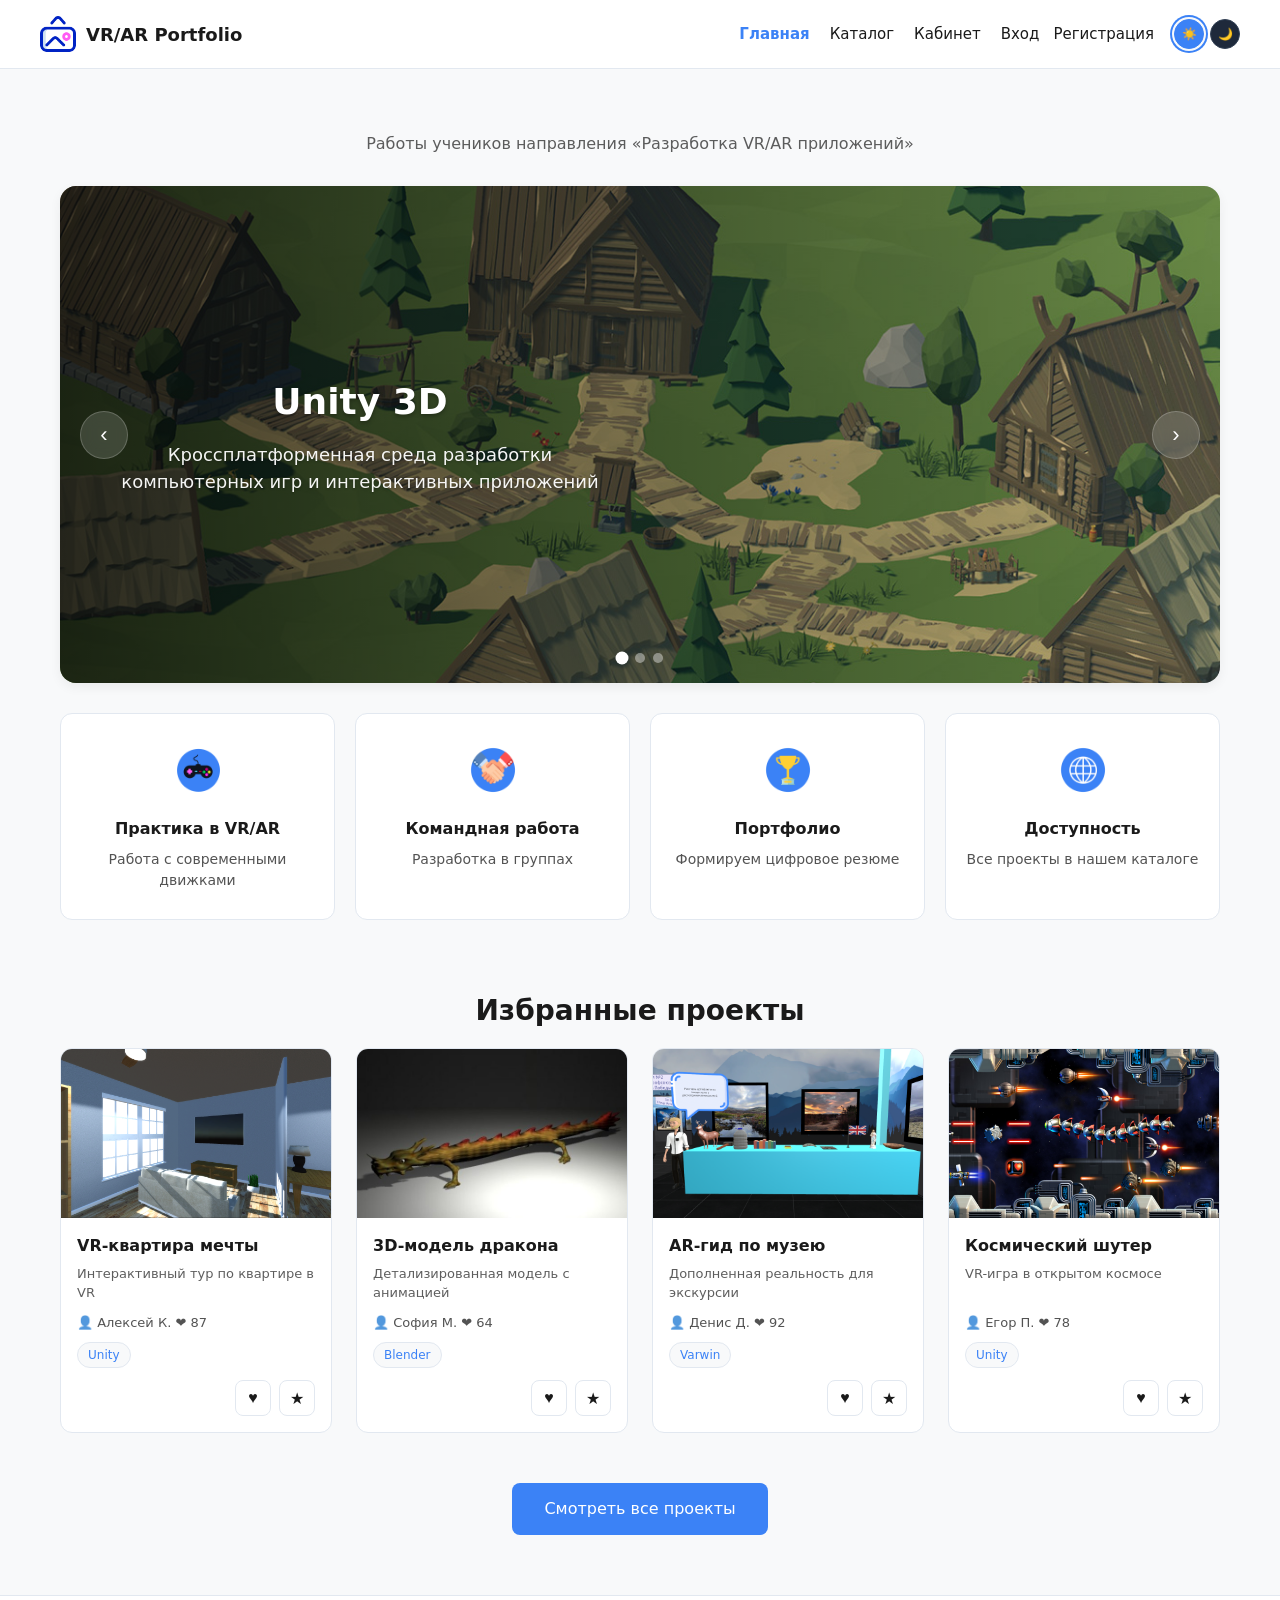
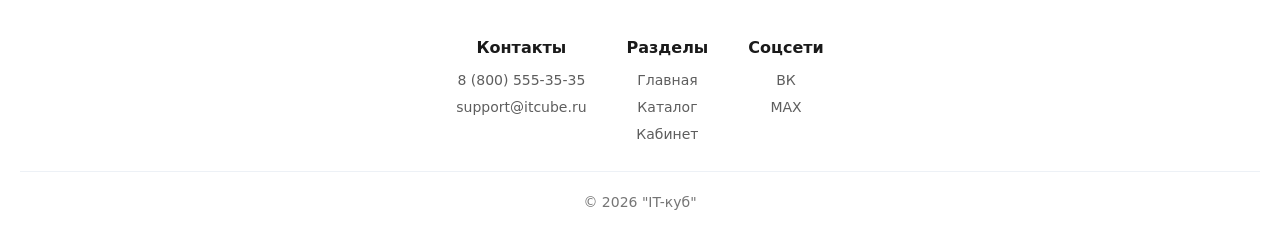
<file: index.html>
<!DOCTYPE html>
<html lang="ru">

<head>
    <meta charset="UTF-8">
    <meta name="viewport" content="width=device-width, initial-scale=1.0">
    <title>Гланая страница | VR/AR Portfolio</title>
    <link rel="stylesheet" href="style.css">
</head>

<body>
    <header class="header">
        <a href="index.html" class="header-logo">
            <div class="header-logo-icon"><img src="img/иконка.png" alt="Галерея проектов"></div> VR/AR Portfolio
        </a>
        <div class="header-menu">
            <nav class="header-nav">
                <a href="index.html" class="active">Главная</a>
                <a href="catalog.html">Каталог</a>
                <a href="profile.html">Кабинет</a>
            </nav>
            
            <div class="header-auth">
                <a href="login.html">Вход</a>
                <a href="register.html">Регистрация</a>
            </div>
            
            <div class="theme-switcher">
                <button class="theme-button active" data-theme="light">☀️</button>
                <button class="theme-button" data-theme="dark">🌙</button>
            </div>
            <button class="header-burger">☰</button>
        </div>
    </header>

    <main>
        <div class="container">
            <h2 class="section-title"> </h2>
            <p class="section-subtitle">Работы учеников направления «Разработка VR/AR приложений»</p>

            <div class="slider">
                <div class="slider-slide active">
                    <img src="img/unity.webp" alt="Unity" class="slider-image">
                    <div class="slider-text">
                        <h3>Unity 3D</h3>
                        <p>Кроссплатформенная среда разработки компьютерных игр и интерактивных приложений</p>
                    </div>
                </div>
                <div class="slider-slide">
                    <img src="img/blender.webp" alt="Blender" class="slider-image">
                    <div class="slider-text">
                        <h3>Blender</h3>
                        <p>Программа для создания трёхмерной компьютерной графики</p>
                    </div>
                </div>
                <div class="slider-slide">
                    <img src="img/varwin.webp" alt="Varwin VR/AR" class="slider-image">
                    <div class="slider-text">
                        <h3>Varwin</h3>
                        <p>Платформа для создания, редактирования и управления проектами в виртуальной и дополненной
                            реальности</p>
                    </div>
                </div>
                <div class="slider-arrows">
                    <button class="slider-arrow slider-arrow-prev">‹</button>
                    <button class="slider-arrow slider-arrow-next">›</button>
                </div>
                <div class="slider-dots">
                    <button class="slider-dot active"></button>
                    <button class="slider-dot"></button>
                    <button class="slider-dot"></button>
                </div>
            </div>
        </div>

        <div class="advantages">
            <div class="advantage-item">
                <div class="advantage-icon"><img src="img/геймпад.png" alt="Геймпад"></div>
                <h4>Практика в VR/AR</h4>
                <p>Работа с современными движками</p>
            </div>
            <div class="advantage-item">
                <div class="advantage-icon"><img src="img/рукопожатие.png" alt="Рукопожатие"></div>
                <h4>Командная работа</h4>
                <p>Разработка в группах</p>
            </div>
            <div class="advantage-item">
                <div class="advantage-icon"><img src="img/кубок.png" alt="Кубок"></div>
                <h4>Портфолио</h4>
                <p>Формируем цифровое резюме</p>
            </div>
            <div class="advantage-item">
                <div class="advantage-icon"><img src="img/интернет.png" alt="Интернет"></div>
                <h4>Доступность</h4>
                <p>Все проекты в нашем каталоге</p>
            </div>
        </div>

        <div class="container featured">
            <h3 class="section-title">Избранные проекты</h3>
            <div class="grid" id="featured-grid"></div>
            <a href="catalog.html" class="button button-large">Смотреть все проекты</a>
        </div>
    </main>

    <footer class="footer">
        <div class="footer-content">
            <div class="footer-section">
                <h4>Контакты</h4><a href="#">8 (800) 555-35-35</a><a href="#">support@itcube.ru</a>
            </div>
            <div class="footer-section">
                <h4>Разделы</h4><a href="index.html">Главная</a><a href="catalog.html">Каталог</a><a
                    href="profile.html">Кабинет</a>
            </div>
            <div class="footer-section">
                <h4>Соцсети</h4><a href="#">ВК</a><a href="#">MAX</a>
            </div>
        </div>
        <div class="footer-copyright">© 2026 "IT-куб"</div>
    </footer>
    <script src="script.js"></script>
</body>

</html>
</file>
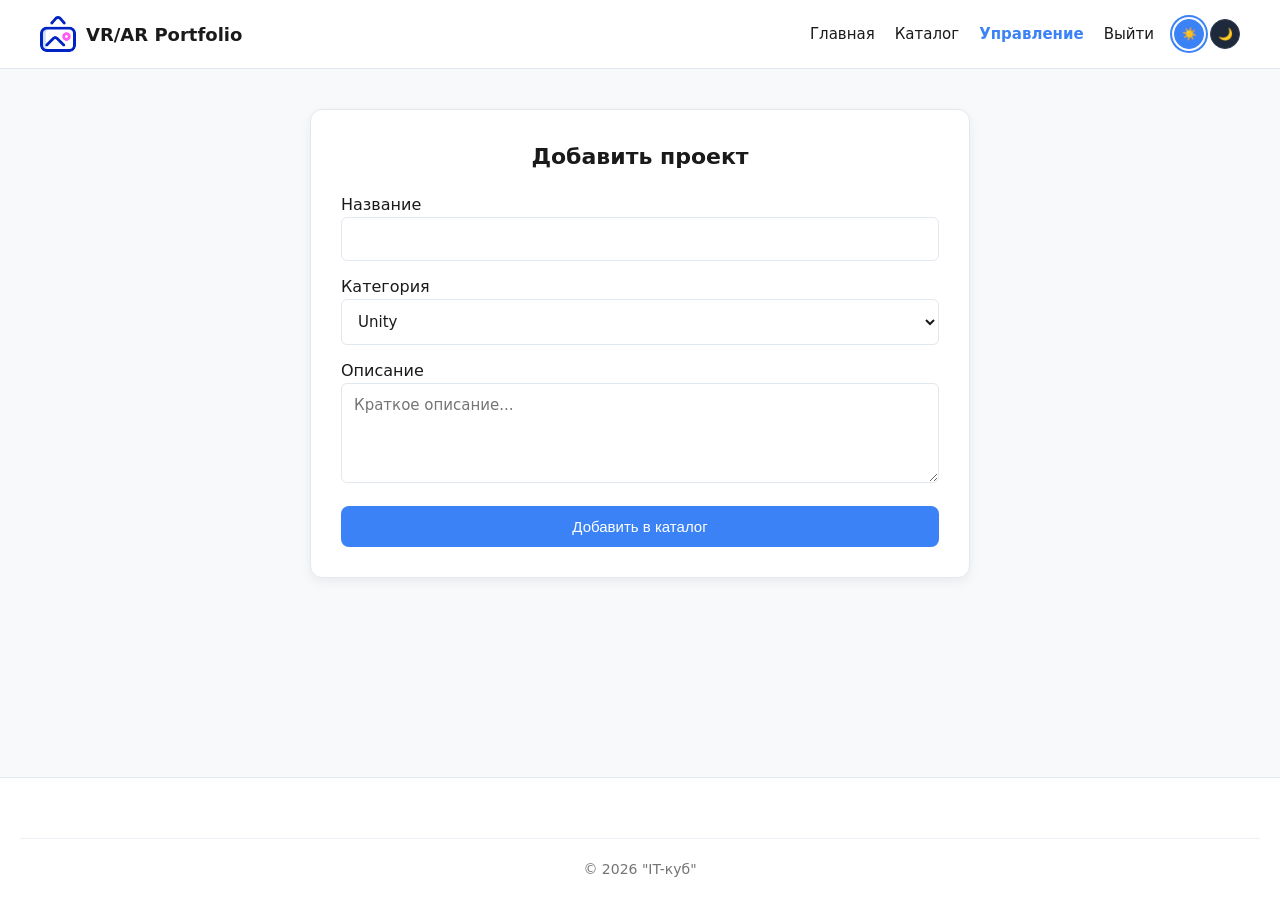
<file: admin.html>
<!DOCTYPE html>
<html lang="ru">

<head>
    <meta charset="UTF-8">
    <meta name="viewport" content="width=device-width, initial-scale=1.0">
    <title>Админ-панель | VR/AR Portfolio</title>
    <link rel="stylesheet" href="style.css">
</head>

<body>
    <header class="header">
        <a href="index.html" class="header-logo">
            <div class="header-logo-icon"><img src="img/иконка.png" alt="Галерея проектов"></div> VR/AR Portfolio
        </a>
        <div class="header-menu">
            <nav class="header-nav">
                <a href="index.html">Главная</a>
                <a href="catalog.html">Каталог</a>
                <a href="admin.html" class="active">Управление</a>
            </nav>
            
            <div class="header-auth">
                <a href="login.html">Выйти</a>
            </div>

            <div class="theme-switcher">
                <button class="theme-button active" data-theme="light">☀️</button>
                <button class="theme-button" data-theme="dark">🌙</button>
            </div>
            <button class="header-burger">☰</button>
        </div>
    </header>

    <main class="admin">
        <div class="admin-form">
            <h2 class="admin-title">Добавить проект</h2>
            <form>
                <label>Название</label>
                <input type="text" class="field" required>
                <div class="error-text">Обязательное поле</div>
                <label>Категория</label>
                <select class="field">
                    <option>Unity</option>
                    <option>Blender</option>
                    <option>Varwin</option>
                </select>
                <label>Описание</label>
                <textarea placeholder="Краткое описание..."></textarea>
                <button type="submit" class="button" style="width:100%">Добавить в каталог</button>
            </form>
        </div>
    </main>

    <footer class="footer">
        <div class="footer-copyright">© 2026 "IT-куб"</div>
    </footer>
    <script src="script.js"></script>
</body>

</html>
</file>
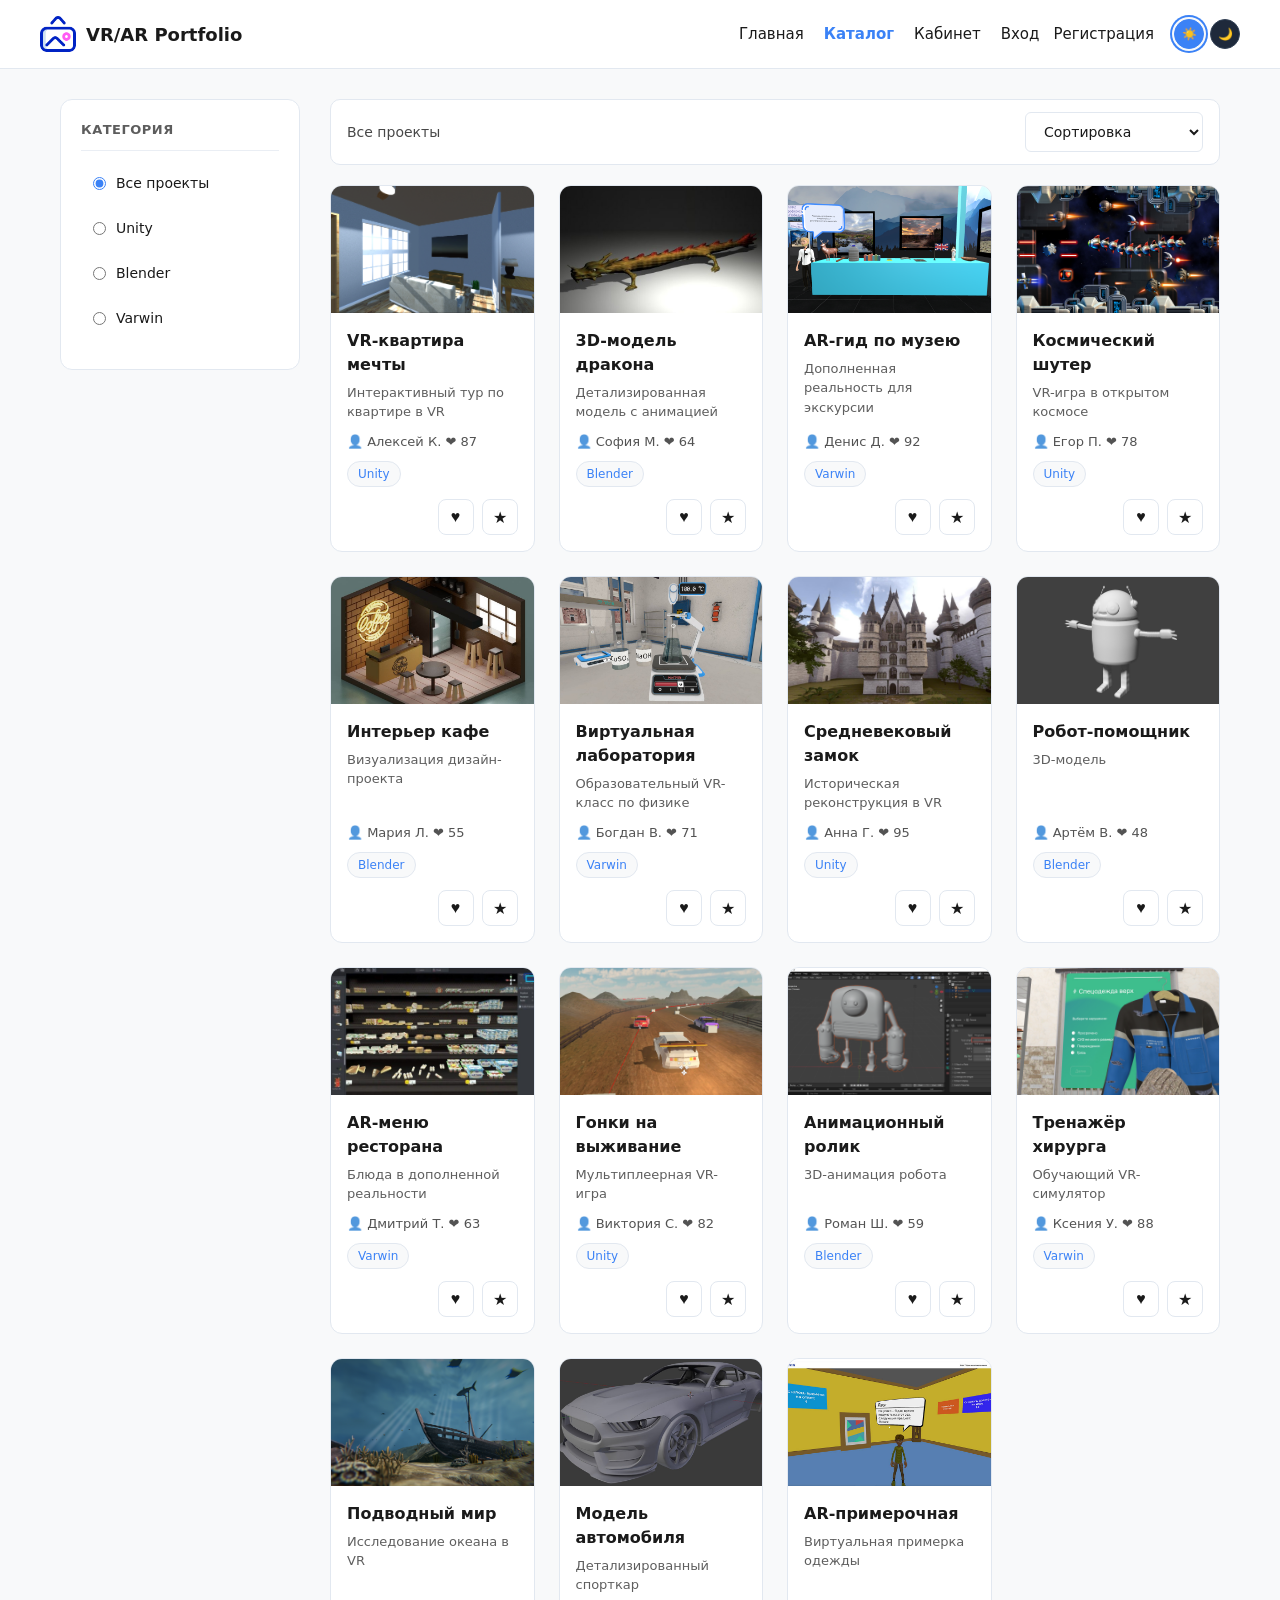
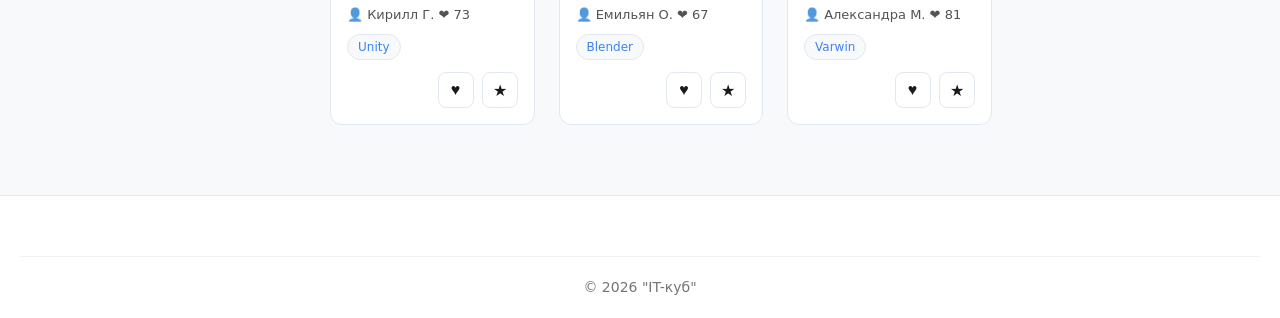
<file: catalog.html>
<!DOCTYPE html>
<html lang="ru">

<head>
    <meta charset="UTF-8">
    <meta name="viewport" content="width=device-width, initial-scale=1.0">
    <title>Каталог | VR/AR Portfolio</title>
    <link rel="stylesheet" href="style.css">
</head>

<body>
    <header class="header">
        <a href="index.html" class="header-logo">
            <div class="header-logo-icon"><img src="img/иконка.png" alt="Галерея проектов"></div> VR/AR Portfolio
        </a>
        <div class="header-menu">
            <nav class="header-nav">
                <a href="index.html">Главная</a>
                <a href="catalog.html" class="active">Каталог</a>
                <a href="profile.html">Кабинет</a>
            </nav>
            
            <div class="header-auth">
                <a href="login.html">Вход</a>
                <a href="register.html">Регистрация</a>
            </div>
            
            <div class="theme-switcher">
                <button class="theme-button active" data-theme="light">☀️</button>
                <button class="theme-button" data-theme="dark">🌙</button>
            </div>
            <button class="header-burger">☰</button>
        </div>
    </header>

    <main>
        <div class="catalog">
            <aside class="filters">
                <div class="filter-group">
                    <div class="filter-title">Категория</div>
                    <label class="filter-option"><input type="radio" name="cat" value="all" checked> Все проекты</label>
                    <label class="filter-option"><input type="radio" name="cat" value="unity"> Unity</label>
                    <label class="filter-option"><input type="radio" name="cat" value="blender"> Blender</label>
                    <label class="filter-option"><input type="radio" name="cat" value="varwin"> Varwin</label>
                </div>
            </aside>

            <section class="catalog-content">
                <div class="catalog-panel">
                    <button class="filter-toggle">☰ Фильтры</button>
                    <span class="projects-count">Все проекты</span>
                    <select class="catalog-sort">
                        <option value="default">Сортировка</option>
                        <option value="date">По дате</option>
                        <option value="likes">По популярности</option>
                    </select>
                </div>
                <div class="grid" id="catalog-grid"></div>
            </section>
        </div>
    </main>

    <footer class="footer">
        <div class="footer-copyright">© 2026 "IT-куб"</div>
    </footer>
    <script src="script.js"></script>
</body>

</html>
</file>
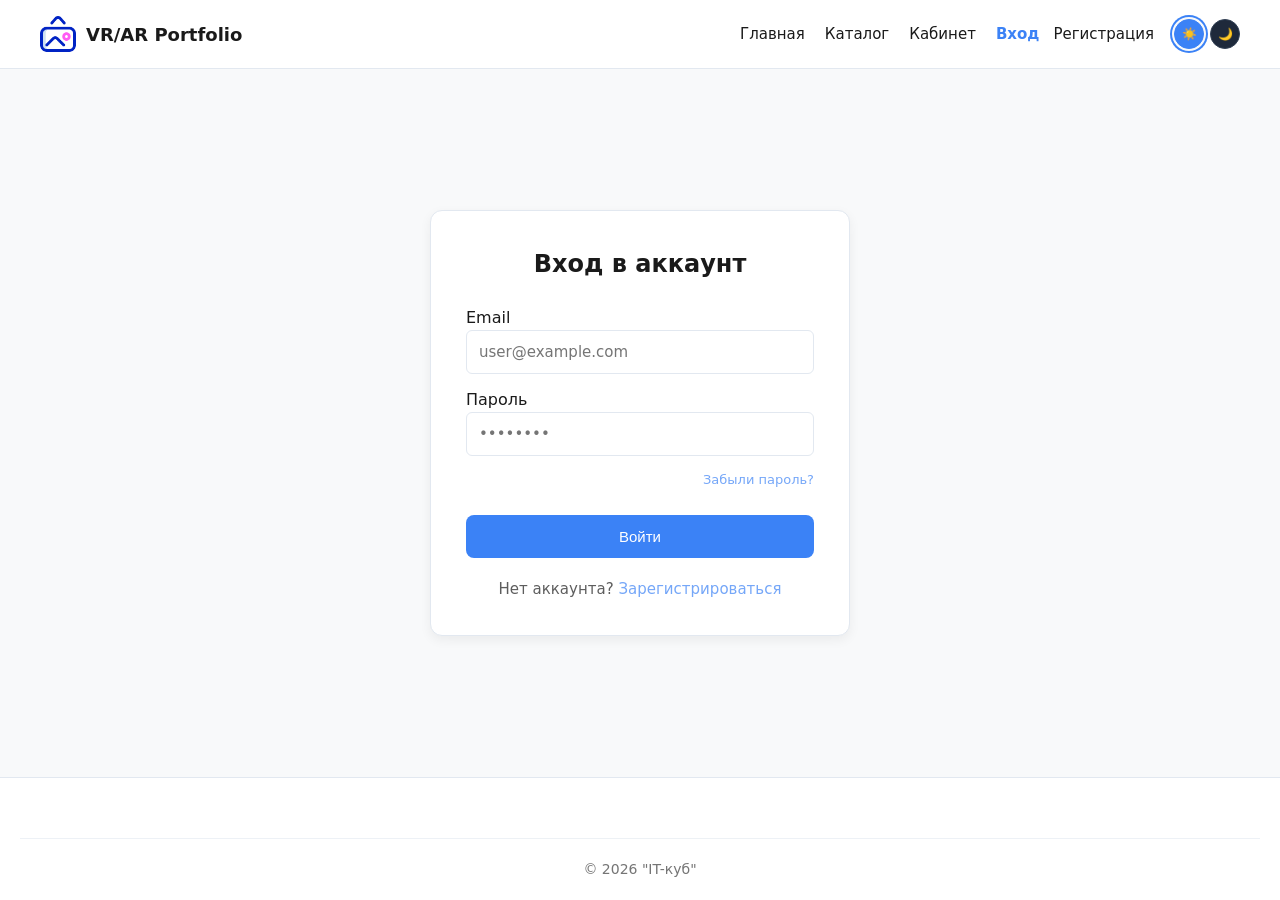
<file: login.html>
<!DOCTYPE html>
<html lang="ru">

<head>
    <meta charset="UTF-8">
    <meta name="viewport" content="width=device-width, initial-scale=1.0">
    <title>Вход | VR/AR Portfolio</title>
    <link rel="stylesheet" href="style.css">
</head>

<body>
    <header class="header">
        <a href="index.html" class="header-logo">
            <div class="header-logo-icon"><img src="img/иконка.png" alt="Галерея проектов"></div> VR/AR Portfolio
        </a>
        <div class="header-menu">
            <nav class="header-nav">
                <a href="index.html">Главная</a>
                <a href="catalog.html">Каталог</a>
                <a href="profile.html">Кабинет</a>
            </nav>
            
            <div class="header-auth">
                <a href="login.html" class="active">Вход</a>
                <a href="register.html">Регистрация</a>
            </div>

            <div class="theme-switcher">
                <button class="theme-button active" data-theme="light">☀️</button>
                <button class="theme-button" data-theme="dark">🌙</button>
            </div>
            <button class="header-burger">☰</button>
        </div>
    </header>
    <main class="auth-page">
        <div class="auth-form">
            <h2 class="auth-title">Вход в аккаунт</h2>
            <form>
                <label>Email</label>
                <input type="email" class="field" required placeholder="user@example.com">
                <div class="error-text">Введите корректный e-mail</div>
                <label>Пароль</label>
                <input type="password" class="field" required placeholder="••••••••">
                <div class="error-text">Минимум 8 символов, цифра</div>
                <a href="#" class="auth-note"
                    style="display:block;text-align:right;margin-bottom:15px;font-size:13px">Забыли пароль?</a>
                <button type="submit" class="button auth-button">Войти</button>
            </form>
            <div class="auth-footer">Нет аккаунта? <a href="register.html">Зарегистрироваться</a></div>
        </div>
    </main>
    <footer class="footer">
        <div class="footer-copyright">© 2026 "IT-куб"</div>
    </footer>
    <script src="script.js"></script>
</body>

</html>
</file>
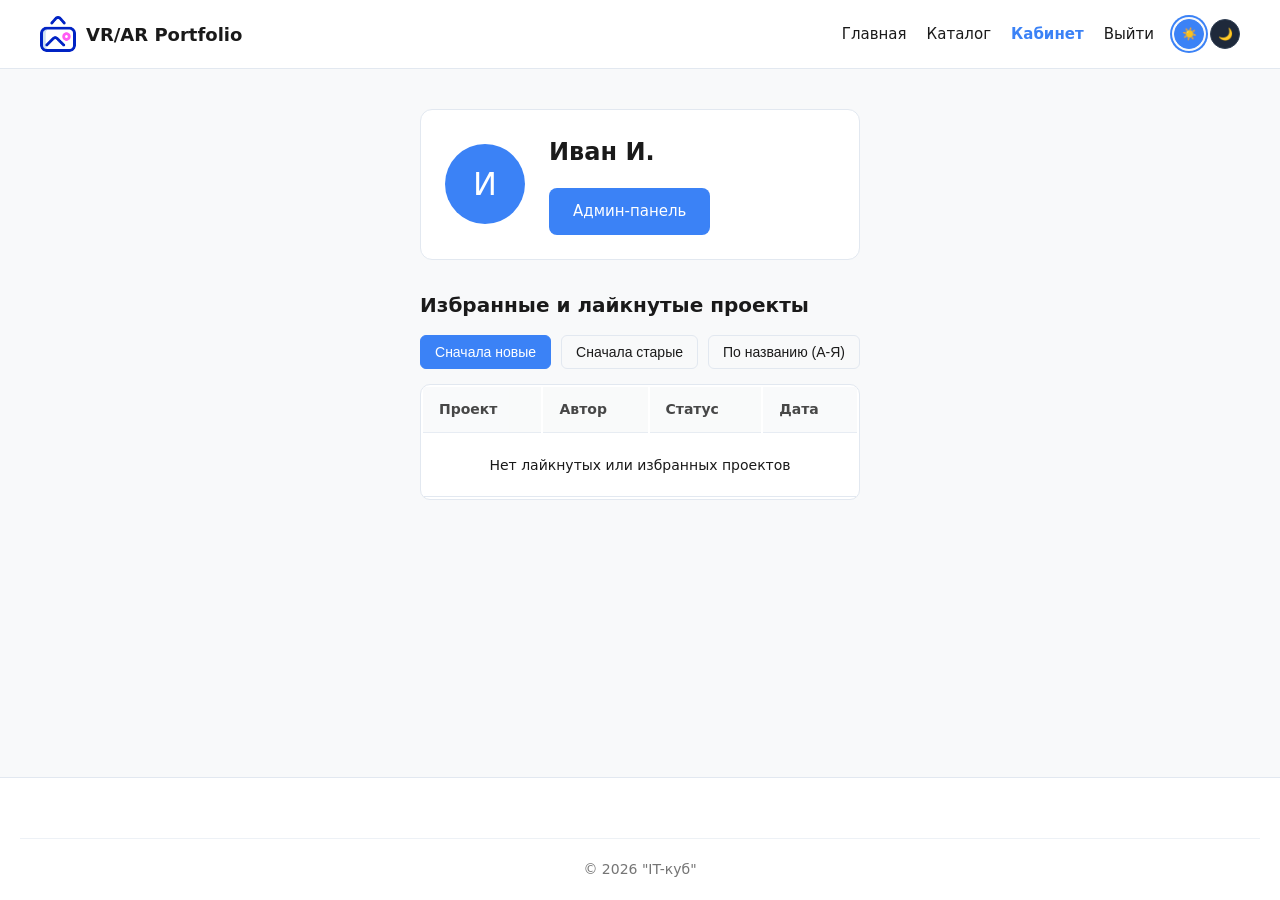
<file: profile.html>
<!DOCTYPE html>
<html lang="ru">

<head>
    <meta charset="UTF-8">
    <meta name="viewport" content="width=device-width, initial-scale=1.0">
    <title>Личный кабинет | VR/AR Portfolio</title>
    <link rel="stylesheet" href="style.css">
</head>

<body>
    <header class="header">
        <a href="index.html" class="header-logo">
            <div class="header-logo-icon"><img src="img/иконка.png" alt="Галерея проектов"></div> VR/AR Portfolio
        </a>
        <div class="header-menu">
            <nav class="header-nav">
                <a href="index.html">Главная</a>
                <a href="catalog.html">Каталог</a>
                <a href="profile.html" class="active">Кабинет</a>
            </nav>
            
            <div class="header-auth">
                <a href="login.html">Выйти</a>
            </div>

            <div class="theme-switcher">
                <button class="theme-button active" data-theme="light">☀️</button>
                <button class="theme-button" data-theme="dark">🌙</button>
            </div>
            <button class="header-burger">☰</button>
        </div>
    </header>

    <main class="profile">
        <div class="profile-header">
            <div class="profile-avatar">И</div>
            <div class="profile-details">
                <h2>Иван И.</h2>
                <a href="admin.html" class="button" style="margin-top:12px">Админ-панель</a>
            </div>
        </div>

        <div class="profile-block">
            <h3>Избранные и лайкнутые проекты</h3>
            <div class="sort-buttons">
                <button class="sort-button active" data-sort="date-desc">Сначала новые</button>
                <button class="sort-button" data-sort="date-asc">Сначала старые</button>
                <button class="sort-button" data-sort="name">По названию (А-Я)</button>
            </div>
            <table class="profile-table">
                <thead>
                    <tr>
                        <th>Проект</th>
                        <th>Автор</th>
                        <th>Статус</th>
                        <th>Дата</th>
                    </tr>
                </thead>
                <tbody id="profile-table-body"></tbody>
            </table>
        </div>
    </main>

    <footer class="footer">
        <div class="footer-copyright">© 2026 "IT-куб"</div>
    </footer>
    <script src="script.js"></script>
</body>

</html>
</file>
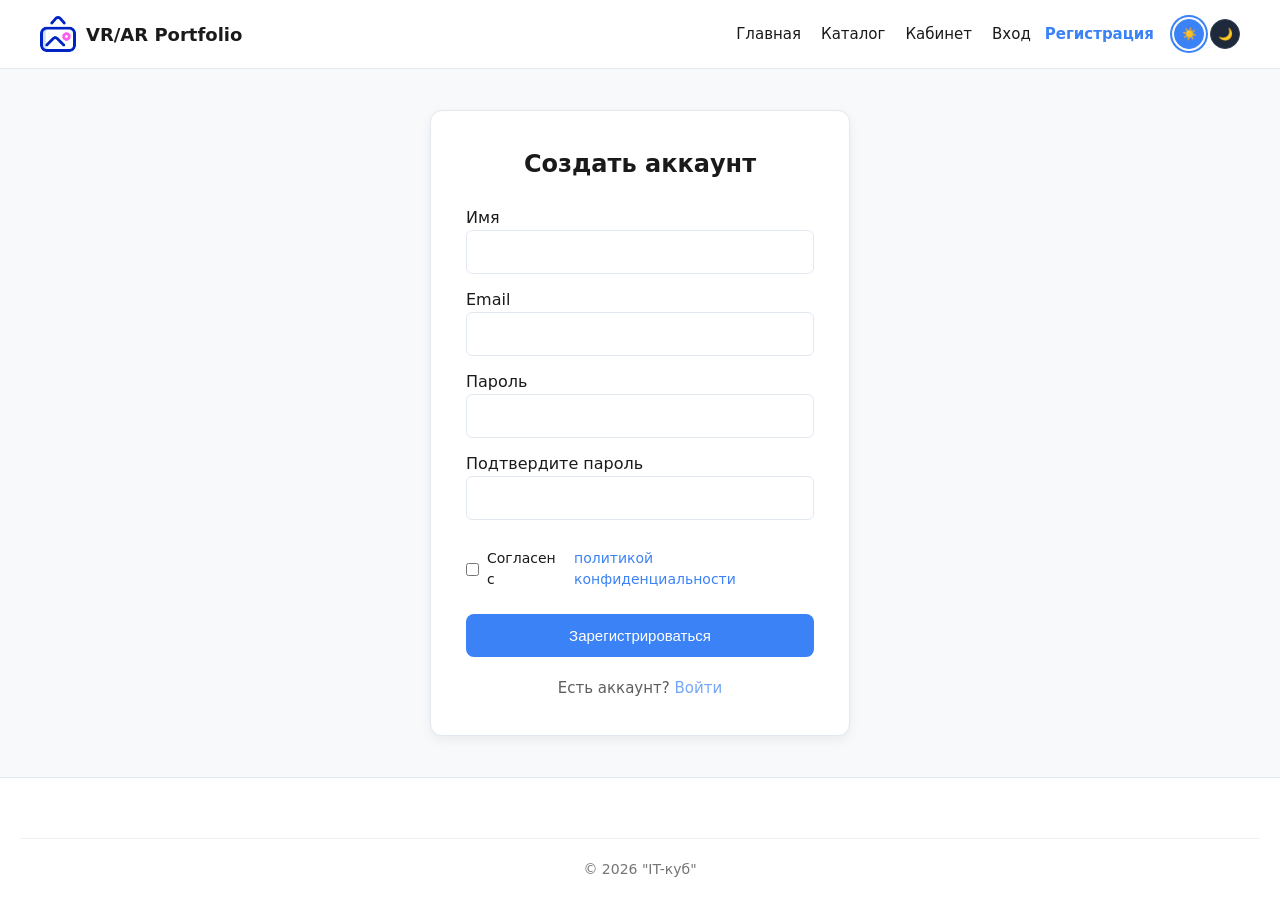
<file: register.html>
<!DOCTYPE html>
<html lang="ru">

<head>
    <meta charset="UTF-8">
    <meta name="viewport" content="width=device-width, initial-scale=1.0">
    <title>Регистрация | VR/AR Portfolio</title>
    <link rel="stylesheet" href="style.css">
</head>

<body>
    <header class="header">
        <a href="index.html" class="header-logo">
            <div class="header-logo-icon"><img src="img/иконка.png" alt="Галерея проектов"></div> VR/AR Portfolio
        </a>
        <div class="header-menu">
            <nav class="header-nav">
                <a href="index.html">Главная</a>
                <a href="catalog.html">Каталог</a>
                <a href="profile.html">Кабинет</a>
            </nav>
            
            <div class="header-auth">
                <a href="login.html">Вход</a>
                <a href="register.html" class="active">Регистрация</a>
            </div>

            <div class="theme-switcher">
                <button class="theme-button active" data-theme="light">☀️</button>
                <button class="theme-button" data-theme="dark">🌙</button>
            </div>
            <button class="header-burger">☰</button>
        </div>
    </header>
    <main class="auth-page">
        <div class="auth-form">
            <h2 class="auth-title">Создать аккаунт</h2>
            <form>
                <label>Имя</label>
                <input type="text" class="field" required>
                <div class="error-text">Обязательное поле</div>
                <label>Email</label>
                <input type="email" class="field" required>
                <div class="error-text">Неверный формат e-mail</div>
                <label>Пароль</label>
                <input type="password" id="reg-password" class="field" required minlength="8">
                <div class="error-text">Минимум 8 символов, цифра</div>
                <label>Подтвердите пароль</label>
                <input type="password" id="confirm-password" class="field" required>
                <div class="error-text">Пароли не совпадают</div>
                <label class="checkbox-field"><input type="checkbox" required> Согласен с <a href="#">политикой
                        конфиденциальности</a></label>
                <div class="error-text" id="agree-err">Необходимо согласие</div>
                <button type="submit" class="button auth-button">Зарегистрироваться</button>
            </form>
            <div class="auth-footer">Есть аккаунт? <a href="login.html">Войти</a></div>
        </div>
    </main>
    <footer class="footer">
        <div class="footer-copyright">© 2026 "IT-куб"</div>
    </footer>
    <script src="script.js"></script>
</body>

</html>
</file>
<file: style.css>
/* ТЕМЫ */
[data-theme="light"] {
  --bg: #f8f9fa;
  --text: #1a1a1a;
  --accent: #3b82f6;
  --accent-hover: #2563eb;
  --card: #ffffff;
  --border: #e2e8f0;
  --button-text: #ffffff;
  --field-bg: #ffffff;
  --shadow: 0 4px 12px rgba(0, 0, 0, 0.06);
}

[data-theme="dark"] {
  --bg: #0f172a;
  --text: #f8fafc;
  --accent: #818cf8;
  --accent-hover: #6366f1;
  --card: #1e293b;
  --border: #334155;
  --button-text: #ffffff;
  --field-bg: #1e293b;
  --shadow: 0 4px 12px rgba(0, 0, 0, 0.3);
}

/* БАЗА */
* {
  margin: 0;
  padding: 0;
  box-sizing: border-box;
}

body {
  font: 16px 'Inter', system-ui, sans-serif;
  background: var(--bg);
  color: var(--text);
  min-height: 100vh;
  display: flex;
  flex-direction: column;
  transition: background 0.3s, color 0.3s;
  line-height: 1.5;
}

a {
  color: var(--accent);
  text-decoration: none;
  transition: color 0.2s;
}

a:hover {
  color: var(--accent-hover);
}

main {
  flex: 1;
}

ul {
  list-style: none;
}

/* ШАПКА */
.header {
  display: flex;
  justify-content: space-between;
  align-items: center;
  padding: 16px 40px;
  border-bottom: 1px solid var(--border);
  background: var(--card);
  position: sticky;
  top: 0;
  z-index: 100;
}

.header-logo {
  font-weight: 700;
  font-size: 18px;
  color: var(--text);
  display: flex;
  align-items: center;
  gap: 10px;
  white-space: nowrap;
}

.header-logo-icon {
  width: 36px;
  height: 36px;
  border-radius: 6px;
  display: flex;
  align-items: center;
  justify-content: center;
  overflow: hidden;
}

.header-logo-icon img {
  width: 100%;
  height: 100%;
  object-fit: contain;
  display: block;
}

.header-menu {
  display: flex;
  align-items: center;
  gap: 20px;
}

.header-nav {
  display: flex;
  gap: 20px;
}

.header-nav a,
.header-auth a {
  color: var(--text);
  font-size: 15px;
  font-weight: 500;
  padding: 6px 0;
  transition: all 0.2s;
}

.header-nav a:hover,
.header-auth a:hover {
  color: var(--accent);
  border-bottom-color: var(--accent-hover);
}

.header-nav a.active,
.header-auth a.active {
  color: var(--accent);
  font-weight: 600;
}

.header-auth {
  display: flex;
  gap: 14px;
}

.header-burger {
  display: none;
  background: none;
  border: none;
  cursor: pointer;
  font-size: 26px;
  color: var(--text);
}

/* ПОДВАЛ */
.footer {
  padding: 40px 20px 20px;
  border-top: 1px solid var(--border);
  background: var(--card);
  text-align: center;
  margin-top: auto;
}

.footer-content {
  display: flex;
  justify-content: center;
  gap: 40px;
  flex-wrap: wrap;
  max-width: 1200px;
  margin: 0 auto 20px;
}

.footer-section h4 {
  margin-bottom: 10px;
  font-size: 16px;
  color: var(--text);
}

.footer-section a {
  display: block;
  color: var(--text);
  opacity: 0.7;
  margin: 6px 0;
  font-size: 14px;
}

.footer-section a:hover {
  opacity: 1;
  color: var(--accent);
}

.footer-copyright {
  font-size: 14px;
  opacity: 0.6;
  margin-top: 20px;
  padding-top: 20px;
  border-top: 1px solid var(--border);
}

/* КНОПКИ И ФОРМЫ */
.button {
  display: inline-block;
  padding: 12px 24px;
  border: none;
  border-radius: 8px;
  cursor: pointer;
  background: var(--accent);
  color: var(--button-text);
  font-size: 15px;
  font-weight: 500;
  transition: all 0.2s;
  text-align: center;
}

.button:hover {
  background: var(--accent-hover);
  transform: translateY(-1px);
  box-shadow: 0 4px 12px rgba(59, 130, 246, 0.3);
  color: var(--button-text);
}

.button-large {
  padding: 14px 32px;
  font-size: 16px;
  margin-top: 10px;
}

.field {
  width: 100%;
  padding: 12px;
  border: 1px solid var(--border);
  border-radius: 6px;
  background: var(--field-bg);
  color: var(--text);
  margin-bottom: 14px;
  font-size: 15px;
  transition: 0.2s;
  font-family: inherit;
}

.field:focus {
  outline: none;
  border-color: var(--accent);
  box-shadow: 0 0 0 3px rgba(59, 130, 246, 0.15);
}

.field-error {
  border-color: #ef4444 !important;
}

.error-text {
  color: #ef4444;
  font-size: 13px;
  margin-bottom: 8px;
  display: none;
}

.error-text.show {
  display: block;
}

.checkbox-field {
  display: flex;
  align-items: center;
  gap: 8px;
  margin: 14px 0;
  font-size: 14px;
  cursor: pointer;
}

/* СЛАЙДЕР */
.slider {
  position: relative;
  width: 100%;
  max-width: 1200px;
  margin: 30px auto;
  aspect-ratio: 21/9;
  border-radius: 16px;
  overflow: hidden;
  box-shadow: var(--shadow);
}

.slider-slide {
  position: absolute;
  inset: 0;
  opacity: 0;
  transition: opacity 0.6s ease;
  display: flex;
  align-items: center;
}

.slider-slide.active {
  opacity: 1;
}

.slider-image {
  position: absolute;
  inset: 0;
  width: 100%;
  height: 100%;
  object-fit: cover;
  z-index: 1;
}

.slider-slide::after {
  content: '';
  position: absolute;
  inset: 0;
  background: linear-gradient(90deg, rgba(0, 0, 0, 0.75) 0%, rgba(0, 0, 0, 0.4) 50%, rgba(0, 0, 0, 0.1) 100%);
  z-index: 2;
}

.slider-text {
  position: relative;
  z-index: 3;
  color: #fff;
  max-width: 600px;
  padding: 40px;
}

.slider-text h3 {
  font-size: 36px;
  margin-bottom: 12px;
  font-weight: 700;
  text-shadow: 0 2px 4px rgba(0, 0, 0, 0.3);
}

.slider-text p {
  font-size: 18px;
  opacity: 0.95;
  text-shadow: 0 1px 3px rgba(0, 0, 0, 0.3);
}

.slider-dots {
  position: absolute;
  bottom: 20px;
  left: 50%;
  transform: translateX(-50%);
  display: flex;
  gap: 8px;
  z-index: 4;
}

.slider-dot {
  width: 10px;
  height: 10px;
  border-radius: 50%;
  background: rgba(255, 255, 255, 0.4);
  cursor: pointer;
  border: none;
  transition: 0.2s;
}

.slider-dot.active {
  background: #fff;
  transform: scale(1.3);
}

.slider-arrow {
  position: absolute;
  top: 50%;
  transform: translateY(-50%);
  background: rgba(255, 255, 255, 0.15);
  backdrop-filter: blur(8px);
  color: #fff;
  border: 1px solid rgba(255, 255, 255, 0.2);
  width: 48px;
  height: 48px;
  border-radius: 50%;
  cursor: pointer;
  font-size: 22px;
  display: flex;
  align-items: center;
  justify-content: center;
  transition: 0.2s;
  z-index: 4;
}

.slider-arrow:hover {
  background: rgba(255, 255, 255, 0.3);
  border-color: rgba(255, 255, 255, 0.5);
}

.slider-arrow-prev {
  left: 20px;
}

.slider-arrow-next {
  right: 20px;
}

/* КОНТЕЙНЕРЫ И СЕТКА */
.container {
  max-width: 1200px;
  margin: 0 auto;
  padding: 0 20px;
  text-align: center;
}

.section-title {
  font-size: 28px;
  margin: 40px auto 16px;
  display: inline-block;
  font-weight: 700;
}

.section-subtitle {
  opacity: 0.7;
  margin-bottom: 20px;
  font-size: 16px;
}

.featured {
  padding-bottom: 60px;
}

.grid {
  display: grid;
  grid-template-columns: repeat(4, 1fr);
  gap: 24px;
  margin: 0 auto 40px;
  text-align: left;
}

/* КАРТОЧКИ ПРОЕКТОВ */
.card {
  background: var(--card);
  border: 1px solid var(--border);
  border-radius: 12px;
  overflow: hidden;
  transition: all 0.25s;
  display: flex;
  flex-direction: column;
}

.card:hover {
  transform: translateY(-4px);
  box-shadow: var(--shadow);
  border-color: var(--accent);
}

.card-image {
  width: 100%;
  aspect-ratio: 16/10;
  background: var(--border);
  overflow: hidden;
}

.card-image img {
  width: 100%;
  height: 100%;
  object-fit: cover;
  display: block;
  transition: transform 0.3s;
}

.card:hover .card-image img {
  transform: scale(1.05);
}

.card-content {
  padding: 16px;
  display: flex;
  flex-direction: column;
  flex: 1;
}

.card-title {
  font-weight: 600;
  font-size: 16px;
  margin-bottom: 6px;
}

.card-description {
  font-size: 13px;
  opacity: 0.7;
  margin-bottom: 10px;
  flex: 1;
}

.card-info {
  font-size: 13px;
  opacity: 0.75;
  margin-bottom: 10px;
}

.card-tags {
  display: flex;
  gap: 6px;
  margin-bottom: 12px;
}

.card-tag {
  background: var(--bg);
  padding: 3px 10px;
  border-radius: 20px;
  font-size: 12px;
  font-weight: 500;
  color: var(--accent);
  border: 1px solid var(--border);
}

.card-buttons {
  display: flex;
  gap: 8px;
  justify-content: flex-end;
  margin-top: auto;
}

.action-button {
  background: none;
  border: 1px solid var(--border);
  width: 36px;
  height: 36px;
  border-radius: 8px;
  cursor: pointer;
  font-size: 16px;
  display: flex;
  align-items: center;
  justify-content: center;
  transition: 0.2s;
  color: var(--text);
}

.action-button:hover {
  background: var(--bg);
}

.action-button.liked {
  color: #ef4444;
  border-color: #ef4444;
  background: rgba(239, 68, 68, 0.1);
}

.action-button.favorited {
  color: #f59e0b;
  border-color: #f59e0b;
  background: rgba(245, 158, 11, 0.1);
}

/* БЛОК ПРЕИМУЩЕСТВ */
.advantages {
  display: grid;
  grid-template-columns: repeat(4, 1fr);
  gap: 20px;
  margin: 30px auto;
  max-width: 1200px;
  padding: 0 20px;
}

.advantage-item {
  background: var(--card);
  border: 1px solid var(--border);
  padding: 28px 20px;
  border-radius: 12px;
  text-align: center;
  transition: 0.25s;
}

.advantage-item:hover {
  transform: translateY(-4px);
  box-shadow: var(--shadow);
  border-color: var(--accent);
}

.advantage-icon {
  margin-bottom: 12px;
}

.advantage-icon img {
  width: 56px;
  height: 56px;
  object-fit: contain;
}

.advantage-item h4 {
  margin-bottom: 8px;
  font-size: 16px;
}

.advantage-item p {
  font-size: 14px;
  opacity: 0.75;
}

/* СТРАНИЦЫ АВТОРИЗАЦИИ */
.auth-page {
  flex: 1;
  display: flex;
  align-items: center;
  justify-content: center;
  padding: 40px 20px;
}

.auth-form {
  width: 100%;
  max-width: 420px;
  background: var(--card);
  border: 1px solid var(--border);
  padding: 35px;
  border-radius: 12px;
  box-shadow: var(--shadow);
}

.auth-title {
  text-align: center;
  margin-bottom: 24px;
  font-size: 24px;
}

.auth-note {
  font-size: 14px;
  margin-bottom: 15px;
  opacity: 0.7;
  text-align: center;
  display: block;
}

.auth-button {
  width: 100%;
  margin-top: 10px;
  padding: 13px;
}

.auth-footer {
  text-align: center;
  margin-top: 20px;
  font-size: 15px;
  opacity: 0.7;
}

/* ЛИЧНЫЙ КАБИНЕТ */
.profile {
  max-width: 1000px;
  margin: 40px auto;
  padding: 0 20px;
}

.profile-header {
  display: flex;
  gap: 24px;
  margin-bottom: 30px;
  padding: 24px;
  border-radius: 12px;
  background: var(--card);
  border: 1px solid var(--border);
  align-items: center;
}

.profile-avatar {
  width: 80px;
  height: 80px;
  background: var(--accent);
  border-radius: 50%;
  display: flex;
  align-items: center;
  justify-content: center;
  color: var(--button-text);
  font-size: 32px;
  flex-shrink: 0;
}

.profile-details h2 {
  margin-bottom: 6px;
}

.profile-details p {
  opacity: 0.7;
  font-size: 14px;
}

.profile-block {
  margin-bottom: 30px;
}

.profile-block h3 {
  margin-bottom: 15px;
  font-size: 20px;
}

.sort-buttons {
  display: flex;
  gap: 10px;
  margin: 15px 0;
  flex-wrap: wrap;
}

.sort-button {
  padding: 8px 14px;
  background: var(--bg);
  border: 1px solid var(--border);
  border-radius: 6px;
  font-size: 14px;
  cursor: pointer;
  transition: 0.2s;
  color: var(--text);
}

.sort-button:hover,
.sort-button.active {
  background: var(--accent);
  color: var(--button-text);
  border-color: var(--accent);
}

.profile-table {
  width: 100%;
  background: var(--card);
  border: 1px solid var(--border);
  border-radius: 10px;
  overflow: hidden;
  margin-bottom: 20px;
}

.profile-table th,
.profile-table td {
  padding: 12px 16px;
  text-align: left;
  border-bottom: 1px solid var(--border);
  font-size: 14px;
}

.profile-table th {
  background: var(--bg);
  font-weight: 600;
  opacity: 0.8;
}

.profile-table-row {
  transition: background 0.2s;
}

.profile-table-row:hover {
  background: var(--bg);
}

/* КАТАЛОГ ПРОЕКТОВ */
.catalog {
  max-width: 1200px;
  margin: 30px auto;
  padding: 0 20px;
  display: flex;
  gap: 30px;
  align-items: flex-start;
}

.catalog-content {
  flex: 1;
  min-width: 0;
}

.catalog-panel {
  display: flex;
  justify-content: space-between;
  align-items: center;
  gap: 12px;
  margin-bottom: 20px;
  padding: 12px 16px;
  background: var(--card);
  border: 1px solid var(--border);
  border-radius: 10px;
  flex-wrap: wrap;
}

.catalog-sort {
  padding: 10px 14px;
  border-radius: 6px;
  border: 1px solid var(--border);
  background: var(--field-bg);
  color: var(--text);
  min-width: 160px;
  font-size: 14px;
  cursor: pointer;
  font-family: inherit;
}

.projects-count {
  font-size: 14px;
  opacity: 0.8;
  font-weight: 500;
}

/* ФИЛЬТРЫ КАТАЛОГА */
.filters {
  width: 240px;
  flex-shrink: 0;
  background: var(--card);
  border: 1px solid var(--border);
  border-radius: 12px;
  padding: 20px;
  position: sticky;
  top: 90px;
}

.filter-group {
  margin-bottom: 10px;
}

.filter-title {
  font-weight: 700;
  margin-bottom: 12px;
  font-size: 13px;
  text-transform: uppercase;
  opacity: 0.7;
  letter-spacing: 0.5px;
  border-bottom: 1px solid var(--border);
  padding-bottom: 10px;
}

.filter-option {
  display: flex;
  align-items: center;
  gap: 10px;
  padding: 10px 12px;
  margin: 4px 0;
  border-radius: 8px;
  cursor: pointer;
  font-size: 14px;
  transition: 0.2s;
}

.filter-option:hover {
  background: var(--bg);
}

.filter-option input {
  margin: 0;
  cursor: pointer;
  accent-color: var(--accent);
}

.filter-toggle {
  display: none;
  padding: 8px 16px;
  background: var(--bg);
  border: 1px solid var(--border);
  border-radius: 6px;
  font-size: 14px;
  cursor: pointer;
  color: var(--text);
  font-family: inherit;
  transition: 0.2s;
}

.filter-toggle:hover {
  background: var(--accent);
  color: var(--button-text);
  border-color: var(--accent);
}

/* ПЕРЕКЛЮЧАТЕЛЬ ТЕМ */
.theme-switcher {
  display: flex;
  gap: 6px;
  align-items: center;
}

.theme-button {
  width: 30px;
  height: 30px;
  border-radius: 50%;
  border: 1px solid var(--border);
  cursor: pointer;
  transition: 0.2s;
  background: var(--card);
  color: var(--text);
  font-size: 12px;
  display: flex;
  align-items: center;
  justify-content: center;
}

.theme-button.active {
  border-color: var(--accent);
  background: var(--accent);
  box-shadow: 0 0 0 2px var(--bg), 0 0 0 4px var(--accent);
}

/* АДМИН-ПАНЕЛЬ */
.admin {
  max-width: 700px;
  margin: 40px auto;
  padding: 0 20px;
}

.admin-form {
  background: var(--card);
  border: 1px solid var(--border);
  padding: 30px;
  border-radius: 12px;
  box-shadow: var(--shadow);
}

.admin-title {
  margin-bottom: 20px;
  font-size: 22px;
  text-align: center;
}

textarea {
  width: 100%;
  padding: 12px;
  border: 1px solid var(--border);
  border-radius: 6px;
  background: var(--field-bg);
  color: var(--text);
  margin-bottom: 16px;
  min-height: 100px;
  resize: vertical;
  font-family: inherit;
  font-size: 15px;
}

textarea:focus {
  outline: none;
  border-color: var(--accent);
}

/* АДАПТИВКА */
/* БОЛЬШОЙ ПЛАНШЕТ (<=1024px) */
@media (max-width: 1024px) {
  .header {
    padding: 14px 24px;
  }

  .header-nav {
    gap: 14px;
  }

  .header-nav a,
  .header-auth a {
    font-size: 14px;
  }

  .grid {
    grid-template-columns: repeat(3, 1fr);
    gap: 20px;
  }

  .advantages {
    grid-template-columns: repeat(2, 1fr);
  }

  .catalog {
    gap: 0;
  }

  .filters {
    position: absolute;
    top: 100%;
    left: 20px;
    right: 20px;
    width: auto;
    z-index: 50;
    box-shadow: var(--shadow);
    max-height: 0;
    overflow: hidden;
    opacity: 0;
    padding: 0 20px;
    transition: all 0.3s ease;
    margin-top: 8px;
  }

  .filters.open {
    max-height: 400px;
    opacity: 1;
    padding: 20px;
  }

  .catalog-content {
    position: relative;
    width: 100%;
  }

  .filter-toggle {
    display: inline-flex;
    align-items: center;
    gap: 6px;
  }

  .slider-text h3 {
    font-size: 26px;
  }

  .slider-text p {
    font-size: 16px;
  }
}

/* ПЛАНШЕТ (<=768px) */
@media (max-width: 768px) {
  .header {
    padding: 12px 16px;
    flex-wrap: wrap;
  }

  .header-menu {
    width: 100%;
    justify-content: space-between;
    margin-top: 10px;
    gap: 10px;
  }

  .header-burger {
    display: block;
  }

  .header-nav,
  .header-auth,
  .theme-switcher {
    display: none;
    order: 3;
    width: 100%;
    padding: 12px 0;
    border-top: 1px solid var(--border);
    justify-content: center;
    flex-wrap: wrap;
    gap: 10px;
  }

  .header-nav.open,
  .header-auth.open,
  .theme-switcher.open {
    display: flex;
  }

  .header-nav {
    flex-direction: column;
    align-items: center;
    gap: 8px;
  }

  .header-nav a,
  .header-auth a {
    padding: 8px 16px;
  }

  .grid {
    grid-template-columns: repeat(2, 1fr);
    gap: 16px;
  }

  .advantages {
    grid-template-columns: repeat(2, 1fr);
    gap: 14px;
    padding: 0 16px;
  }

  .container {
    padding: 0 16px;
  }

  .section-title {
    font-size: 24px;
    margin: 30px auto 12px;
  }

  .slider {
    aspect-ratio: 16/9;
    margin: 20px auto;
    border-radius: 12px;
  }

  .slider-slide {
    padding: 24px;
  }

  .slider-text h3 {
    font-size: 22px;
  }

  .slider-text p {
    font-size: 15px;
  }

  .slider-arrow {
    width: 40px;
    height: 40px;
    font-size: 18px;
  }

  .slider-arrow-prev {
    left: 12px;
  }

  .slider-arrow-next {
    right: 12px;
  }

  .catalog {
    padding: 0 16px;
    margin: 20px auto;
  }

  .catalog-panel {
    flex-direction: row;
    flex-wrap: wrap;
    gap: 10px;
    padding: 10px 12px;
  }

  .catalog-sort {
    flex: 1;
    min-width: 140px;
  }

  .profile {
    padding: 0 16px;
    margin: 20px auto;
  }

  .profile-header {
    flex-direction: column;
    text-align: center;
    padding: 20px;
    gap: 16px;
  }

  .profile-details {
    width: 100%;
  }

  .auth-form {
    padding: 24px;
  }

  .admin-form {
    padding: 20px;
  }

  .footer-content {
    flex-direction: column;
    gap: 24px;
  }

  .footer-section {
    text-align: center;
  }
}

/* ТЕЛЕФОН (<=480px) */
@media (max-width: 480px) {
  .header {
    padding: 10px 14px;
  }

  .header-logo {
    font-size: 16px;
  }

  .header-logo-icon {
    width: 28px;
    height: 28px;
  }

  .grid {
    grid-template-columns: 1fr;
    gap: 14px;
  }

  .advantages {
    grid-template-columns: 1fr;
    gap: 12px;
  }

  .container {
    padding: 0 14px;
  }

  .section-title {
    font-size: 22px;
  }

  .section-subtitle {
    font-size: 14px;
  }

  .slider {
    aspect-ratio: 4/3;
    border-radius: 10px;
    margin: 16px auto;
  }

  .slider-slide {
    padding: 20px;
    align-items: flex-end;
  }

  .slider-text h3 {
    font-size: 20px;
  }

  .slider-text p {
    font-size: 14px;
  }

  .slider-arrow {
    width: 36px;
    height: 36px;
    font-size: 16px;
  }

  .slider-dot {
    width: 8px;
    height: 8px;
  }

  .catalog {
    padding: 0 14px;
  }

  .catalog-panel {
    padding: 10px;
    gap: 8px;
  }

  .filter-toggle,
  .catalog-sort {
    font-size: 13px;
    padding: 8px 12px;
  }

  .projects-count {
    width: 100%;
    order: 3;
    text-align: center;
    font-size: 13px;
  }

  .card-content {
    padding: 12px;
  }

  .card-title {
    font-size: 15px;
  }

  .card-description {
    font-size: 12px;
    margin-bottom: 8px;
  }

  .card-info {
    font-size: 12px;
  }

  .advantage-item {
    padding: 20px 14px;
  }

  .advantage-icon img {
    width: 28px;
    height: 28px;
  }

  .advantage-item h4 {
    font-size: 15px;
  }

  .advantage-item p {
    font-size: 13px;
  }

  .profile {
    padding: 0 14px;
  }

  .profile-header {
    padding: 16px;
  }

  .profile-avatar {
    width: 64px;
    height: 64px;
    font-size: 26px;
  }

  .profile-details h2 {
    font-size: 18px;
  }

  .sort-buttons {
    gap: 6px;
  }

  .sort-button {
    padding: 6px 10px;
    font-size: 12px;
  }

  .profile-table th,
  .profile-table td {
    padding: 10px 12px;
    font-size: 13px;
  }

  .auth-page {
    padding: 20px 14px;
  }

  .auth-form {
    padding: 20px;
  }

  .auth-title {
    font-size: 20px;
  }

  .button {
    padding: 10px 18px;
    font-size: 14px;
  }

  .button-large {
    padding: 12px 24px;
    font-size: 15px;
  }

  .footer {
    padding: 30px 14px 16px;
  }

  .footer-section a {
    font-size: 13px;
  }
}

/* МАЛЕНЬКИЙ ЭКРАН (<=360px) */
@media (max-width: 360px) {
  .header {
    padding: 8px 12px;
  }

  .header-logo {
    font-size: 14px;
    gap: 6px;
  }

  .header-logo-icon {
    width: 26px;
    height: 26px;
  }

  .container,
  .catalog,
  .profile {
    padding: 0 12px;
  }

  .section-title {
    font-size: 20px;
  }

  .slider-text h3 {
    font-size: 18px;
  }

  .slider-text p {
    font-size: 13px;
  }

  .card-title {
    font-size: 14px;
  }

  .action-button {
    width: 32px;
    height: 32px;
    font-size: 14px;
  }

  .auth-form {
    padding: 16px;
  }

  .field {
    padding: 10px;
    font-size: 14px;
  }
}

/* БОЛЬШИЕ ЭКРАНЫ (>=1400px) */
@media (min-width: 1400px) {
  .container,
  .catalog,
  .profile,
  .admin {
    max-width: 1320px;
  }

  .grid {
    gap: 28px;
  }

  .section-title {
    font-size: 32px;
  }
}
</file>
